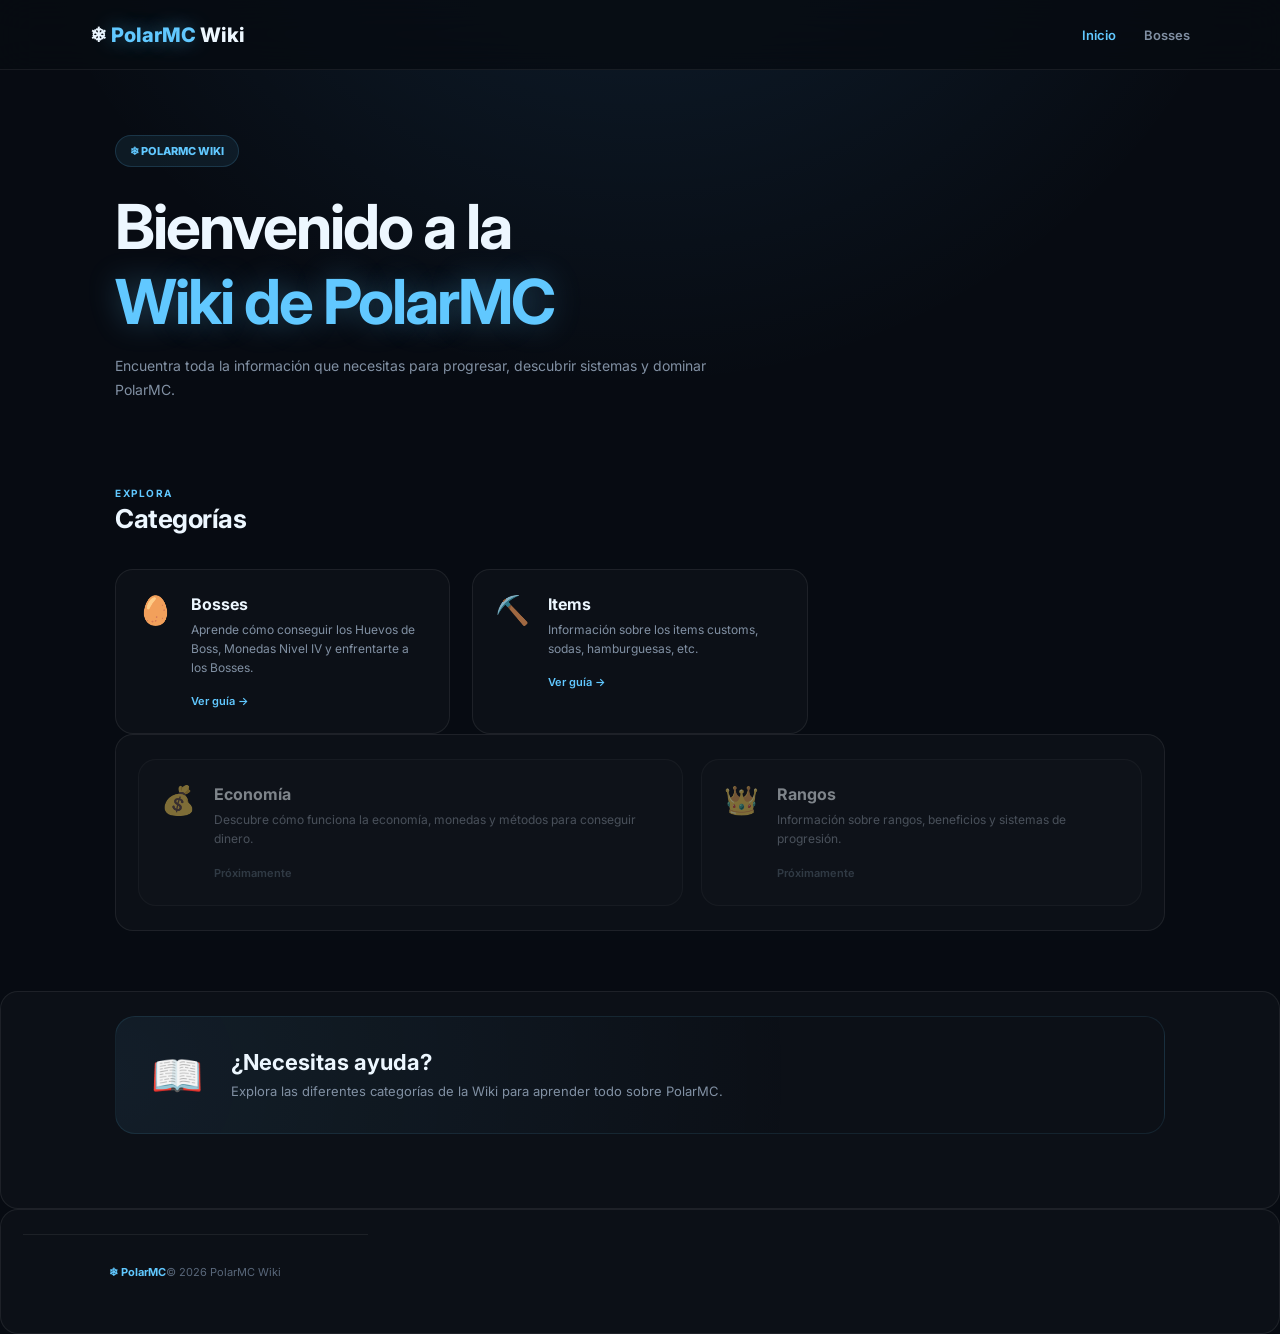
<file: index.html>
<!DOCTYPE html>
<html lang="es">
<head>
    <meta charset="UTF-8">
    <meta name="viewport" content="width=device-width, initial-scale=1.0">

    <title>PolarMC Wiki</title>

    <link rel="stylesheet" href="style.css">
</head>

<body>

<header>
    <div class="logo">
        ❄ <span>PolarMC</span> Wiki
    </div>

    <nav>
        <a href="index.html" class="active">Inicio</a>
        <a href="boss.html">Bosses</a>
    </nav>
</header>


<main>

    <!-- HERO -->

    <section class="hero">

        <div class="badge">
            ❄ POLARMC WIKI
        </div>

        <h1>
            Bienvenido a la<br>
            <span>Wiki de PolarMC</span>
        </h1>

        <p>
            Encuentra toda la información que necesitas para
            progresar, descubrir sistemas y dominar PolarMC.
        </p>

    </section>


    <!-- CATEGORÍAS -->

    <section class="section">

        <div class="section-header">
            <div>
                <small>EXPLORA</small>
                <h2>Categorías</h2>
            </div>
        </div>


        <div class="categories">


            <!-- BOSSES -->

            <a href="boss.html" class="category">

                <div class="category-icon">
                    🥚
                </div>

                <div class="category-content">

                    <h3>Bosses</h3>

                    <p>
                        Aprende cómo conseguir los Huevos de Boss,
                        Monedas Nivel IV y enfrentarte a los Bosses.
                    </p>

                    <span>
                        Ver guía →
                    </span>

                </div>

            </a>


            <!-- MINERÍA -->

            <a href="items.html" class="category">

                <div class="category-icon">
                    ⛏️
                </div>

                <div class="category-content">

                    <h3>Items</h3>

                    <p>
                        Información sobre los items customs,
                        sodas, hamburguesas, etc.
                    </p>

                    <span>
                        Ver guía →
                    </span>

                </div>

            </div>


            <!-- ECONOMÍA -->

            <div class="category disabled">

                <div class="category-icon">
                    💰
                </div>

                <div class="category-content">

                    <h3>Economía</h3>

                    <p>
                        Descubre cómo funciona la economía,
                        monedas y métodos para conseguir dinero.
                    </p>

                    <span>
                        Próximamente
                    </span>

                </div>

            </div>


            <!-- RANGOS -->

            <div class="category disabled">

                <div class="category-icon">
                    👑
                </div>

                <div class="category-content">

                    <h3>Rangos</h3>

                    <p>
                        Información sobre rangos, beneficios
                        y sistemas de progresión.
                    </p>

                    <span>
                        Próximamente
                    </span>

                </div>

            </div>


        </div>

    </section>


    <!-- INFORMACIÓN -->

    <section class="info">

        <div class="info-icon">
            📖
        </div>

        <div>

            <h2>
                ¿Necesitas ayuda?
            </h2>

            <p>
                Explora las diferentes categorías de la Wiki
                para aprender todo sobre PolarMC.
            </p>

        </div>

    </section>

</main>


<footer>

    <strong>❄ PolarMC</strong>

    <span>
        © 2026 PolarMC Wiki
    </span>

</footer>

</body>
</html>
</file>
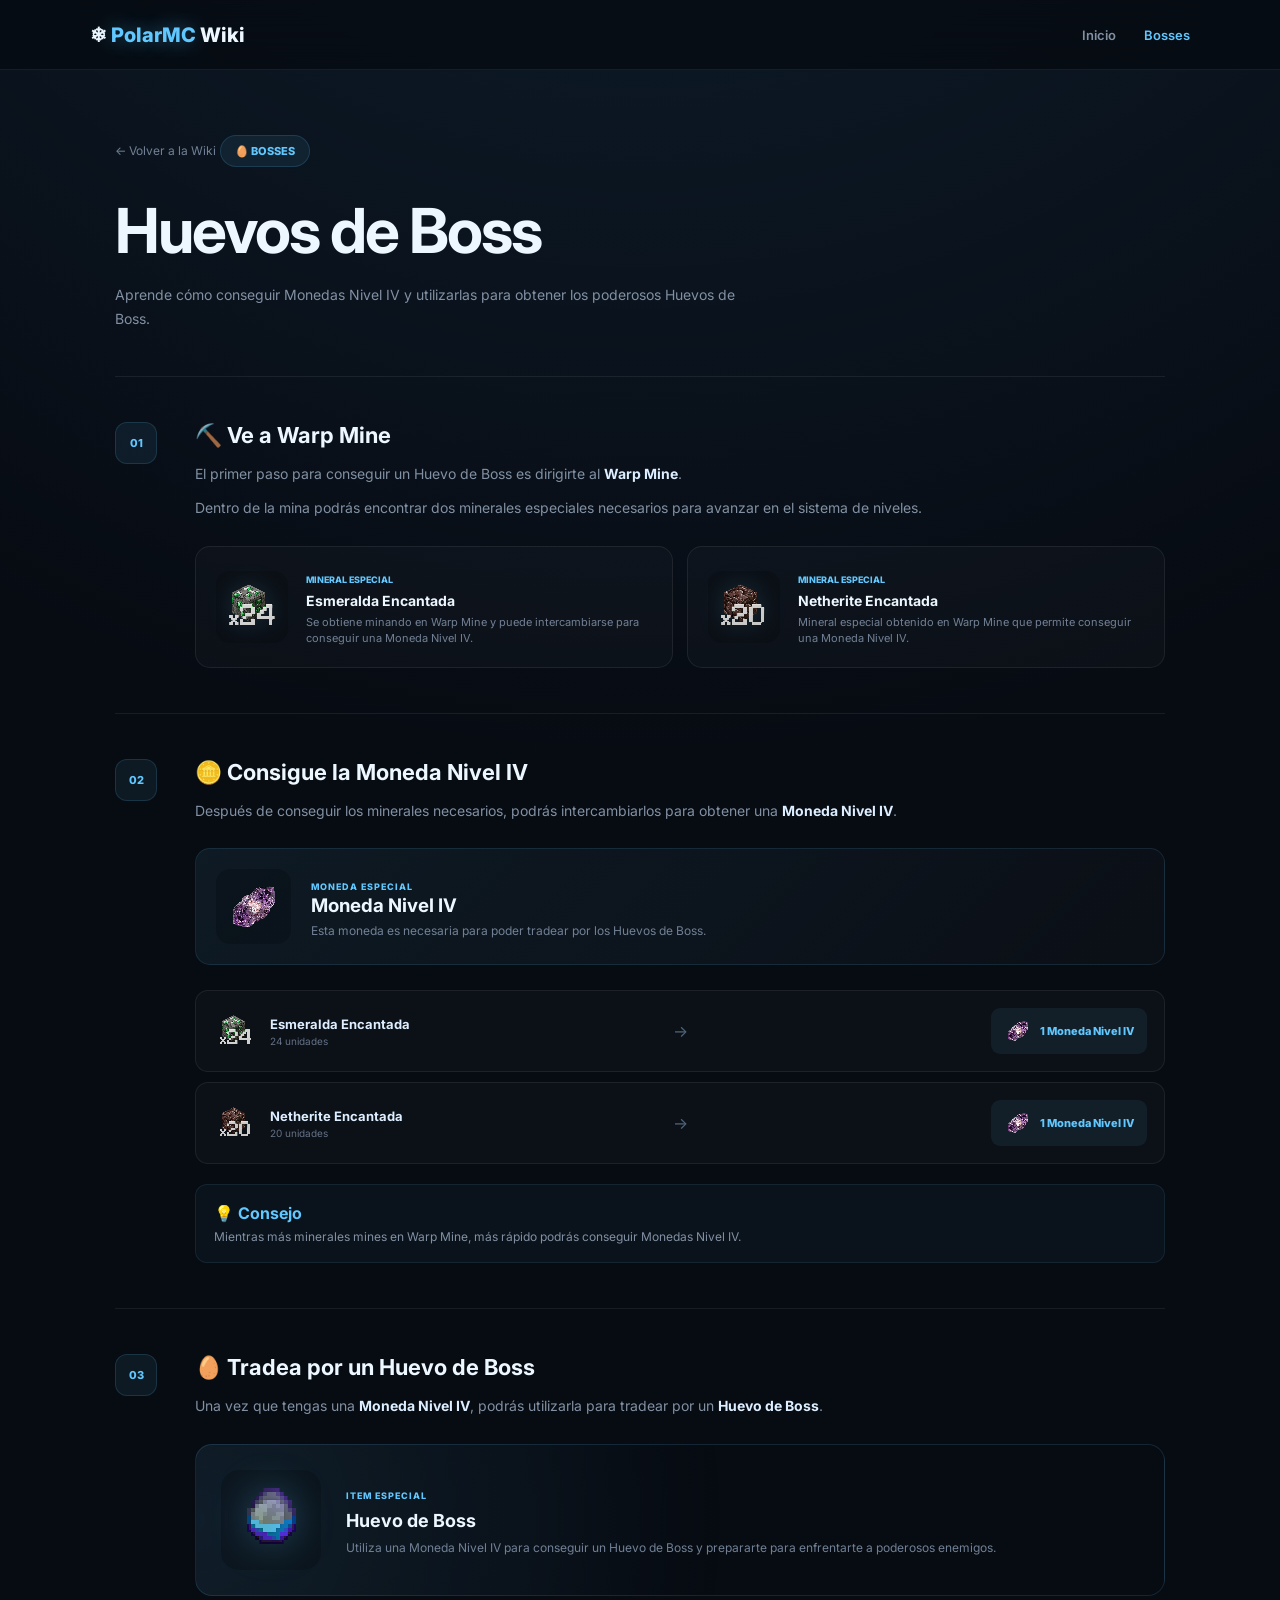
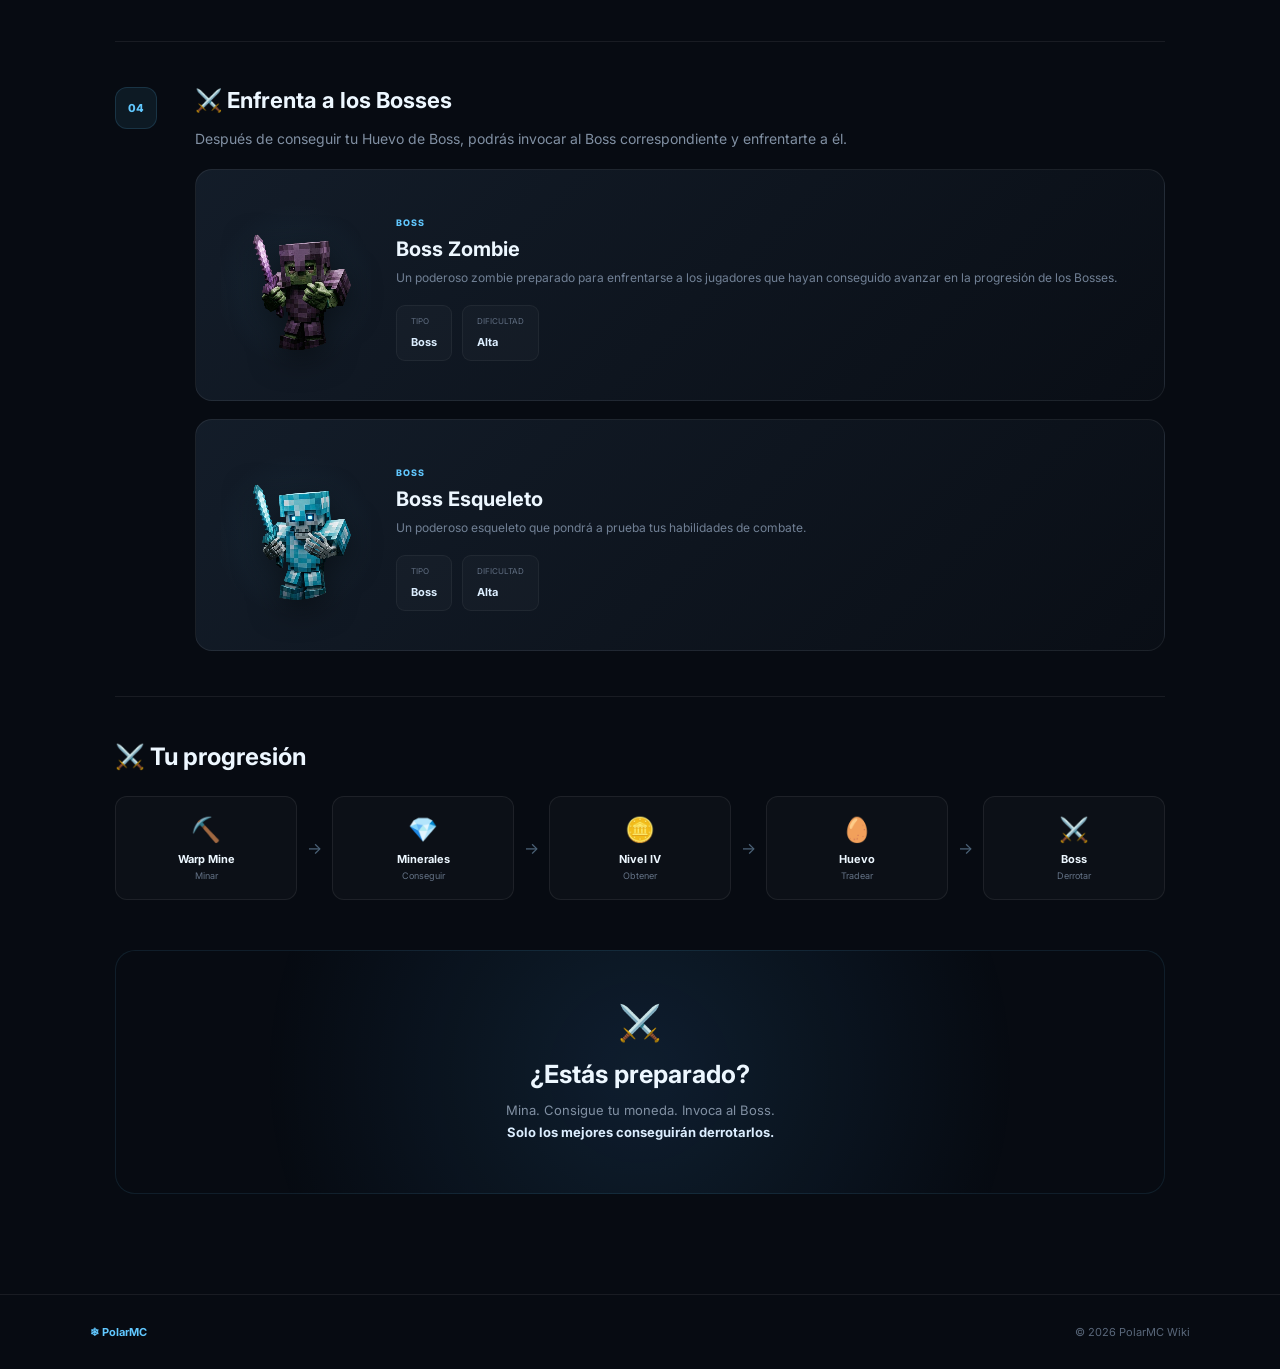
<file: boss.html>
<!DOCTYPE html>
<html lang="es">
<head>
    <meta charset="UTF-8">
    <meta name="viewport" content="width=device-width, initial-scale=1.0">

    <title>PolarMC Wiki — Huevos de Boss</title>

    <link rel="stylesheet" href="./style.css">
</head>

<body>

<header>

    <div class="logo">
        ❄ <span>PolarMC</span> Wiki
    </div>

    <nav>
        <a href="./index.html">Inicio</a>
        <a href="./boss.html" class="active">Bosses</a>
    </nav>

</header>


<main>

    <!-- ==============================
         HERO
    =============================== -->

    <section class="page-hero">

        <a href="./index.html" class="back">
            ← Volver a la Wiki
        </a>

        <div class="badge">
            🥚 BOSSES
        </div>

        <h1>
            Huevos de Boss
        </h1>

        <p>
            Aprende cómo conseguir Monedas Nivel IV y utilizarlas
            para obtener los poderosos Huevos de Boss.
        </p>

    </section>


    <section class="guide">


        <!-- ==============================
             PASO 1
        =============================== -->

        <div class="guide-section">

            <div class="step-number">
                01
            </div>

            <div class="guide-content">

                <h2>
                    ⛏️ Ve a Warp Mine
                </h2>

                <p>
                    El primer paso para conseguir un Huevo de Boss
                    es dirigirte al <strong>Warp Mine</strong>.
                </p>

                <p>
                    Dentro de la mina podrás encontrar dos minerales
                    especiales necesarios para avanzar en el sistema
                    de niveles.
                </p>


                <div class="item-grid">

                    <!-- ESMERALDA -->

                    <div class="item-card">

                        <div class="item-image">
                            <img
                                src="./esmeralda-encantada.png"
                                alt="Esmeralda Encantada"
                            >
                        </div>

                        <div class="item-info">

                            <span>Mineral especial</span>

                            <h3>
                                Esmeralda Encantada
                            </h3>

                            <p>
                                Se obtiene minando en Warp Mine
                                y puede intercambiarse para conseguir
                                una Moneda Nivel IV.
                            </p>

                        </div>

                    </div>


                    <!-- NETHERITE -->

                    <div class="item-card">

                        <div class="item-image">
                            <img
                                src="./netherite-encantada.png"
                                alt="Netherite Encantada"
                            >
                        </div>

                        <div class="item-info">

                            <span>Mineral especial</span>

                            <h3>
                                Netherite Encantada
                            </h3>

                            <p>
                                Mineral especial obtenido en Warp Mine
                                que permite conseguir una Moneda Nivel IV.
                            </p>

                        </div>

                    </div>

                </div>

            </div>

        </div>


        <!-- ==============================
             PASO 2
        =============================== -->

        <div class="guide-section">

            <div class="step-number">
                02
            </div>

            <div class="guide-content">

                <h2>
                    🪙 Consigue la Moneda Nivel IV
                </h2>

                <p>
                    Después de conseguir los minerales necesarios,
                    podrás intercambiarlos para obtener una
                    <strong>Moneda Nivel IV</strong>.
                </p>


                <div class="currency-showcase">

                    <div class="currency-image">

                        <img
                            src="./moneda-nivel-iv.png"
                            alt="Moneda Nivel IV"
                        >

                    </div>

                    <div>

                        <span class="boss-label">
                            MONEDA ESPECIAL
                        </span>

                        <h3>
                            Moneda Nivel IV
                        </h3>

                        <p>
                            Esta moneda es necesaria para poder
                            tradear por los Huevos de Boss.
                        </p>

                    </div>

                </div>


                <!-- TRADES -->

                <div class="trade-list">


                    <!-- ESMERALDA -->

                    <div class="trade">

                        <div class="trade-item">

                            <div class="trade-image">

                                <img
                                    src="./esmeralda-encantada.png"
                                    alt="Esmeralda Encantada"
                                >

                            </div>

                            <div>

                                <strong>
                                    Esmeralda Encantada
                                </strong>

                                <small>
                                    24 unidades
                                </small>

                            </div>

                        </div>


                        <div class="trade-arrow">
                            →
                        </div>


                        <div class="trade-result">

                            <img
                                src="./moneda-nivel-iv.png"
                                alt="Moneda Nivel IV"
                            >

                            <span>
                                1 Moneda Nivel IV
                            </span>

                        </div>

                    </div>


                    <!-- NETHERITE -->

                    <div class="trade">

                        <div class="trade-item">

                            <div class="trade-image">

                                <img
                                    src="./netherite-encantada.png"
                                    alt="Netherite Encantada"
                                >

                            </div>

                            <div>

                                <strong>
                                    Netherite Encantada
                                </strong>

                                <small>
                                    20 unidades
                                </small>

                            </div>

                        </div>


                        <div class="trade-arrow">
                            →
                        </div>


                        <div class="trade-result">

                            <img
                                src="./moneda-nivel-iv.png"
                                alt="Moneda Nivel IV"
                            >

                            <span>
                                1 Moneda Nivel IV
                            </span>

                        </div>

                    </div>

                </div>


                <div class="tip">

                    <strong>
                        💡 Consejo
                    </strong>

                    <p>
                        Mientras más minerales mines en Warp Mine,
                        más rápido podrás conseguir Monedas Nivel IV.
                    </p>

                </div>

            </div>

        </div>


        <!-- ==============================
             PASO 3
        =============================== -->

        <div class="guide-section">

            <div class="step-number">
                03
            </div>

            <div class="guide-content">

                <h2>
                    🥚 Tradea por un Huevo de Boss
                </h2>

                <p>
                    Una vez que tengas una
                    <strong>Moneda Nivel IV</strong>,
                    podrás utilizarla para tradear por un
                    <strong>Huevo de Boss</strong>.
                </p>


                <div class="boss-egg-card">

                    <div class="boss-egg-image">

                        <img
                            src="./huevo-boss.png"
                            alt="Huevo de Boss"
                        >

                    </div>

                    <div class="boss-egg-info">

                        <span class="boss-label">
                            ITEM ESPECIAL
                        </span>

                        <h3>
                            Huevo de Boss
                        </h3>

                        <p>
                            Utiliza una Moneda Nivel IV para
                            conseguir un Huevo de Boss y prepararte
                            para enfrentarte a poderosos enemigos.
                        </p>

                    </div>

                </div>

            </div>

        </div>


        <!-- ==============================
             BOSSES
        =============================== -->

        <div class="guide-section">

            <div class="step-number">
                04
            </div>

            <div class="guide-content">

                <h2>
                    ⚔️ Enfrenta a los Bosses
                </h2>

                <p>
                    Después de conseguir tu Huevo de Boss,
                    podrás invocar al Boss correspondiente y
                    enfrentarte a él.
                </p>


                <!-- BOSS ZOMBIE -->

                <div class="mob-card">

                    <div class="mob-image">

                        <img
                            src="./boss-zombie.png"
                            alt="Boss Zombie"
                        >

                    </div>

                    <div class="mob-info">

                        <span class="boss-label">
                            BOSS
                        </span>

                        <h3>
                            Boss Zombie
                        </h3>

                        <p>
                            Un poderoso zombie preparado para
                            enfrentarse a los jugadores que hayan
                            conseguido avanzar en la progresión
                            de los Bosses.
                        </p>


                        <div class="mob-stats">

                            <div>

                                <small>
                                    TIPO
                                </small>

                                <strong>
                                    Boss
                                </strong>

                            </div>

                            <div>

                                <small>
                                    DIFICULTAD
                                </small>

                                <strong>
                                    Alta
                                </strong>

                            </div>

                        </div>

                    </div>

                </div>


                <!-- BOSS ESQUELETO -->

                <div class="mob-card">

                    <div class="mob-image">

                        <img
                            src="./boss-esqueleto.png"
                            alt="Boss Esqueleto"
                        >

                    </div>

                    <div class="mob-info">

                        <span class="boss-label">
                            BOSS
                        </span>

                        <h3>
                            Boss Esqueleto
                        </h3>

                        <p>
                            Un poderoso esqueleto que pondrá a prueba
                            tus habilidades de combate.
                        </p>


                        <div class="mob-stats">

                            <div>

                                <small>
                                    TIPO
                                </small>

                                <strong>
                                    Boss
                                </strong>

                            </div>

                            <div>

                                <small>
                                    DIFICULTAD
                                </small>

                                <strong>
                                    Alta
                                </strong>

                            </div>

                        </div>

                    </div>

                </div>

            </div>

        </div>


        <!-- ==============================
             PROGRESIÓN
        =============================== -->

        <div class="progress-section">

            <h2>
                ⚔️ Tu progresión
            </h2>

            <div class="progression">

                <div class="progress">
                    <span>⛏️</span>
                    <strong>Warp Mine</strong>
                    <small>Minar</small>
                </div>

                <div class="progress-arrow">
                    →
                </div>

                <div class="progress">
                    <span>💎</span>
                    <strong>Minerales</strong>
                    <small>Conseguir</small>
                </div>

                <div class="progress-arrow">
                    →
                </div>

                <div class="progress">
                    <span>🪙</span>
                    <strong>Nivel IV</strong>
                    <small>Obtener</small>
                </div>

                <div class="progress-arrow">
                    →
                </div>

                <div class="progress">
                    <span>🥚</span>
                    <strong>Huevo</strong>
                    <small>Tradear</small>
                </div>

                <div class="progress-arrow">
                    →
                </div>

                <div class="progress">
                    <span>⚔️</span>
                    <strong>Boss</strong>
                    <small>Derrotar</small>
                </div>

            </div>

        </div>


        <!-- ==============================
             FINAL
        =============================== -->

        <div class="final">

            <div>
                ⚔️
            </div>

            <h2>
                ¿Estás preparado?
            </h2>

            <p>
                Mina. Consigue tu moneda. Invoca al Boss.
                <br>
                <strong>
                    Solo los mejores conseguirán derrotarlos.
                </strong>
            </p>

        </div>

    </section>

</main>


<footer>

    <strong>
        ❄ PolarMC
    </strong>

    <span>
        © 2026 PolarMC Wiki
    </span>

</footer>

</body>
</html>
</file>
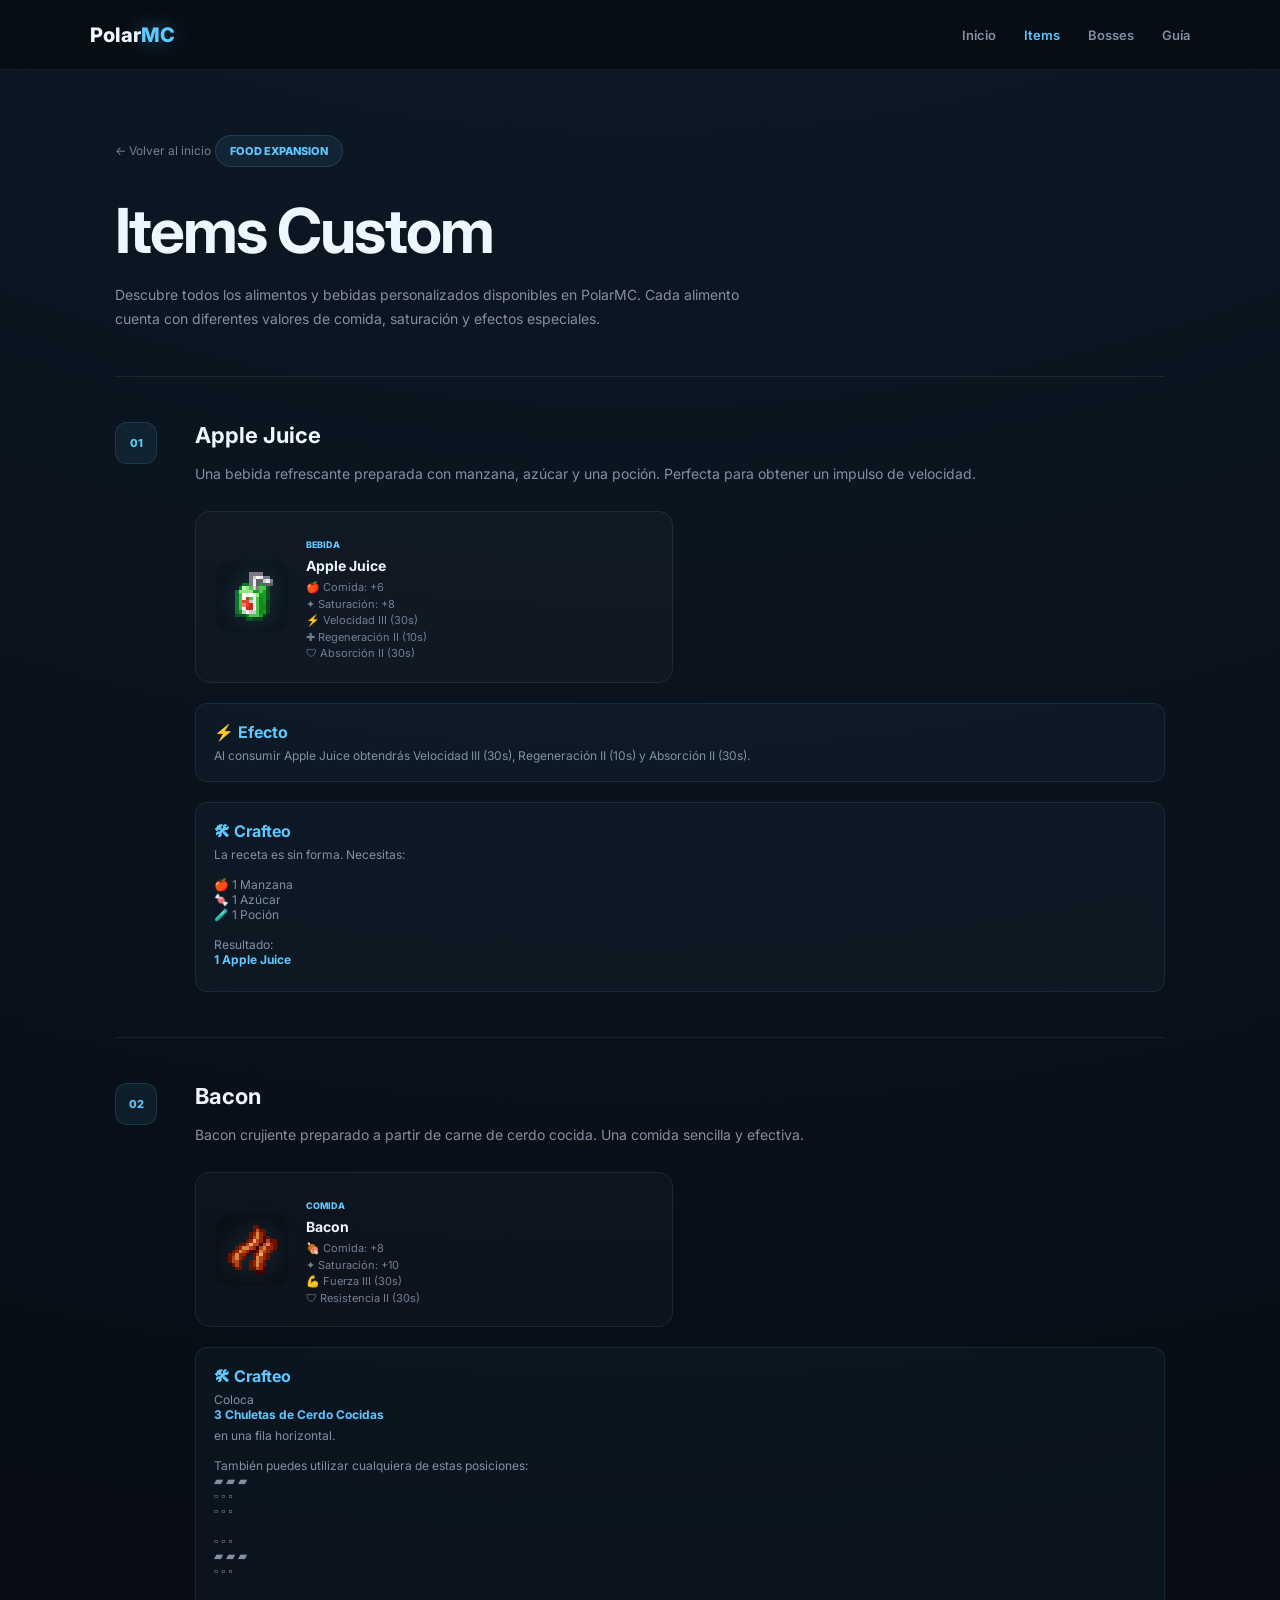
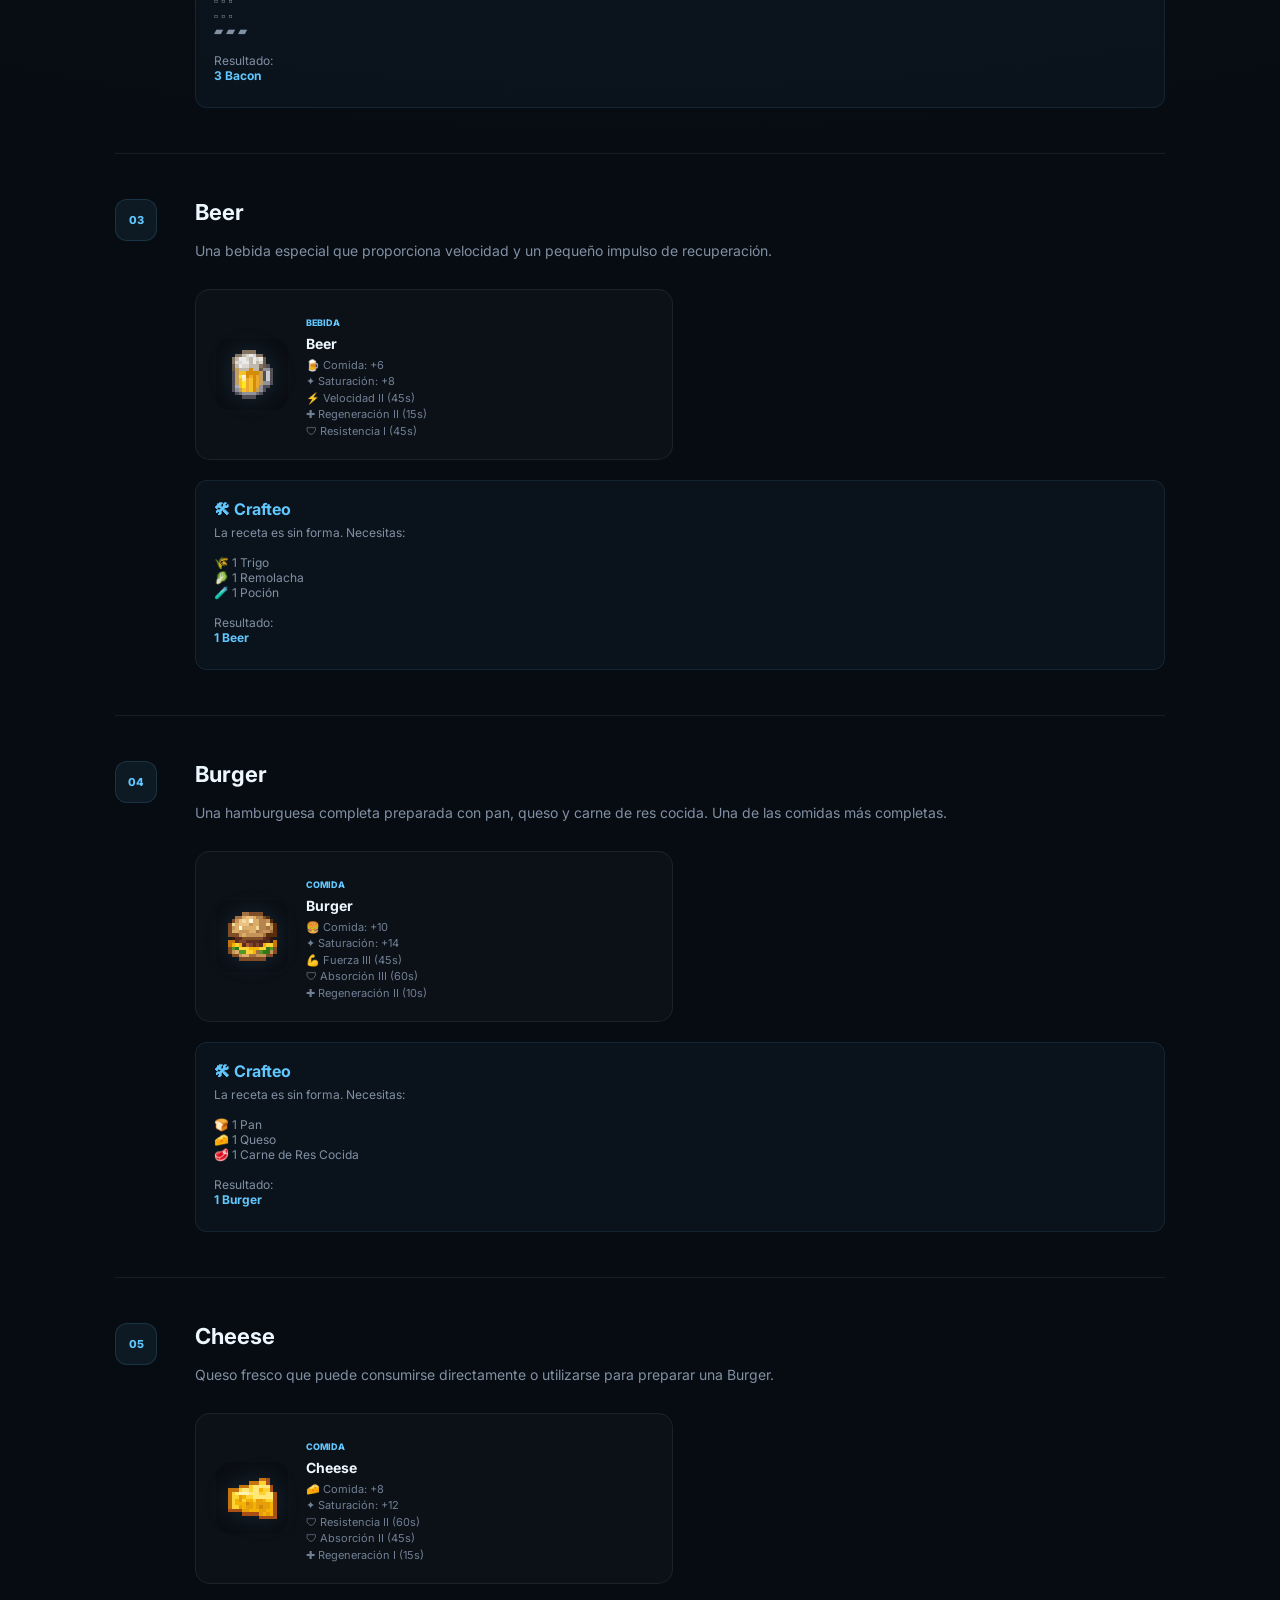
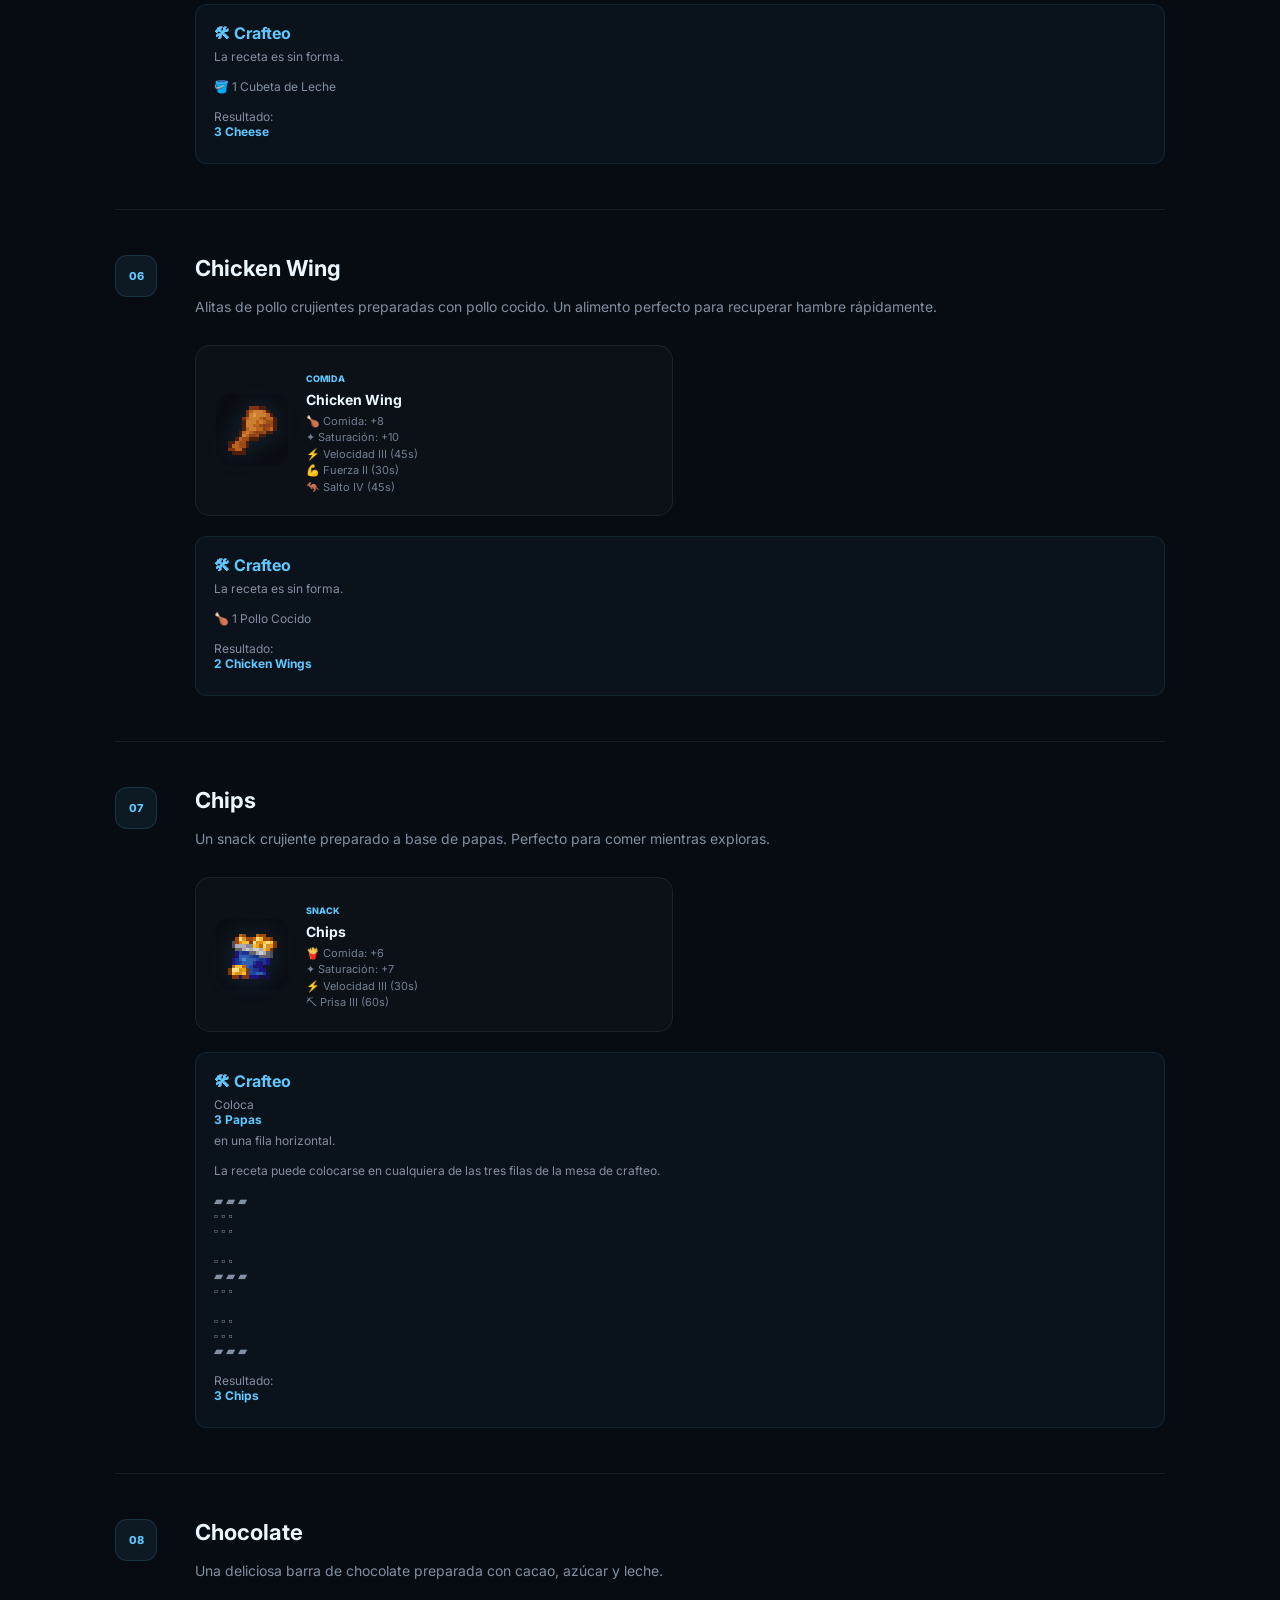
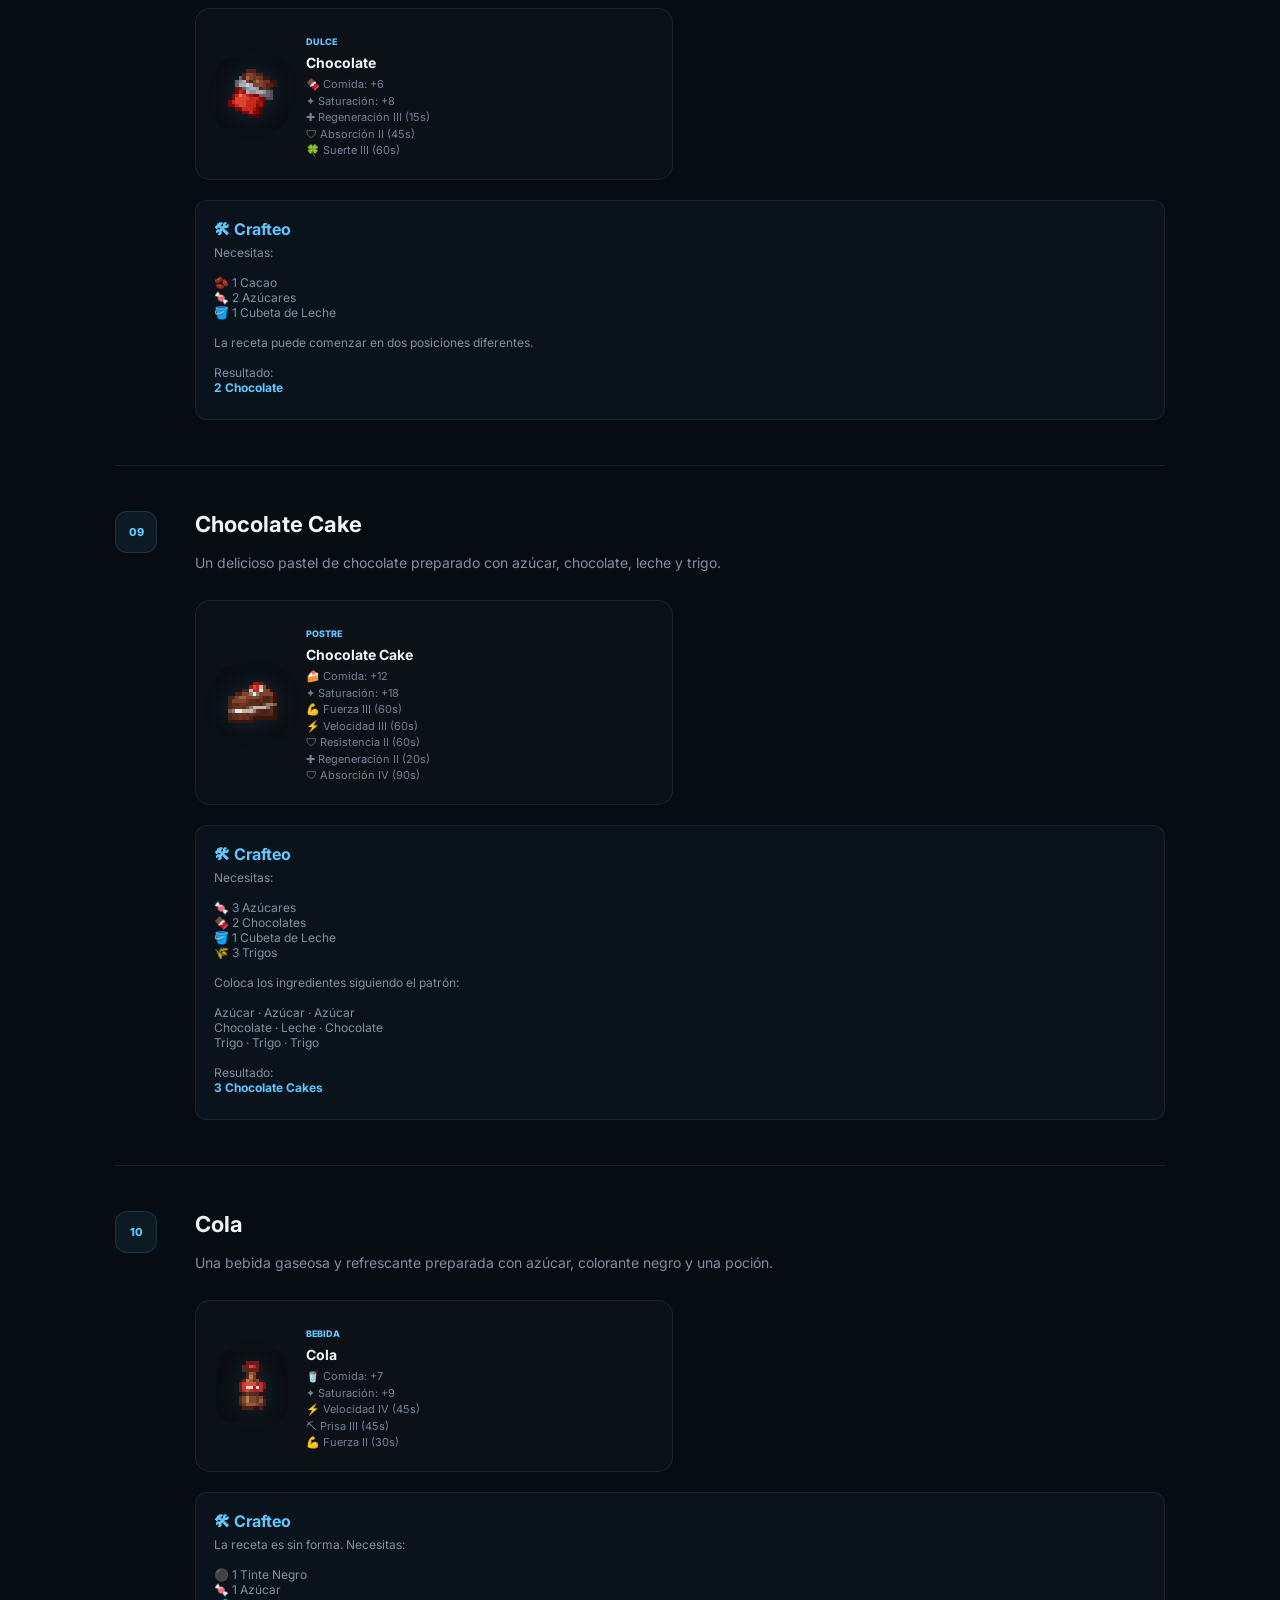
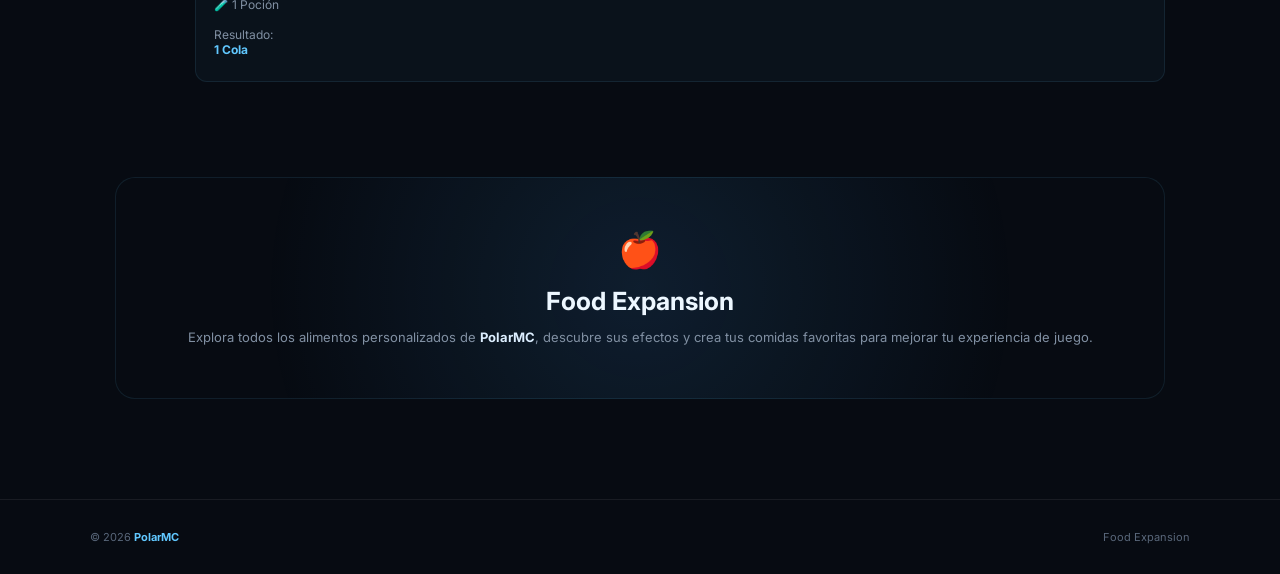
<file: items.html>
<!DOCTYPE html>

<html lang="es">
<head>
<meta charset="utf-8"/>
<meta content="width=device-width, initial-scale=1.0" name="viewport"/>
<title>Items | PolarMC</title>
<link href="style.css" rel="stylesheet"/>
</head>
<body>
<header>
<div class="logo">
    Polar<span>MC</span>
</div>
<nav>
<a href="index.html">Inicio</a>
<a class="active" href="items.html">Items</a>
<a href="boss.html">Bosses</a>
<a href="guide.html">Guía</a>
</nav>
</header>
<section class="page-hero">
<a class="back" href="index.html">
    ← Volver al inicio
</a>
<span class="badge">
    FOOD EXPANSION
</span>
<h1>
    Items <span>Custom</span>
</h1>
<p>
    Descubre todos los alimentos y bebidas personalizados disponibles
    en PolarMC. Cada alimento cuenta con diferentes valores de comida,
    saturación y efectos especiales.
</p>
</section>
<section class="guide">


<!-- ========================= -->
<!-- APPLE JUICE -->
<!-- ========================= -->
<div class="guide-section">
<div class="step-number">01</div>
<div class="guide-content">
<h2>Apple Juice</h2>
<p>
            Una bebida refrescante preparada con manzana, azúcar y una
            poción. Perfecta para obtener un impulso de velocidad.
        </p>
<div class="item-grid">
<div class="item-card">
<div class="item-image">
<img alt="Apple Juice" src="items/applejuice.png"/>
</div>
<div class="item-info">
<span>BEBIDA</span>
<h3>Apple Juice</h3>
<p>🍎 Comida: +6<br/>✦ Saturación: +8<br/>⚡ Velocidad III (30s)<br/>✚ Regeneración II (10s)<br/>🛡 Absorción II (30s)</p>
</div>
</div>
</div>
<div class="tip">
<strong>⚡ Efecto</strong>
<p>Al consumir Apple Juice obtendrás Velocidad III (30s), Regeneración II (10s) y Absorción II (30s).</p>
</div>
<div class="tip">
<strong>🛠 Crafteo</strong>
<p>
                La receta es sin forma. Necesitas:
                <br/><br/>
                🍎 1 Manzana
                <br/>
                🍬 1 Azúcar
                <br/>
                🧪 1 Poción
                <br/><br/>
                Resultado: <strong>1 Apple Juice</strong>
</p>
</div>
</div>
</div>
<!-- ========================= -->
<!-- BACON -->
<!-- ========================= -->
<div class="guide-section">
<div class="step-number">02</div>
<div class="guide-content">
<h2>Bacon</h2>
<p>
            Bacon crujiente preparado a partir de carne de cerdo cocida.
            Una comida sencilla y efectiva.
        </p>
<div class="item-grid">
<div class="item-card">
<div class="item-image">
<img alt="Bacon" src="items/bacon.png"/>
</div>
<div class="item-info">
<span>COMIDA</span>
<h3>Bacon</h3>
<p>🍖 Comida: +8<br/>✦ Saturación: +10<br/>💪 Fuerza III (30s)<br/>🛡 Resistencia II (30s)</p>
</div>
</div>
</div>
<div class="tip">
<strong>🛠 Crafteo</strong>
<p>
                Coloca <strong>3 Chuletas de Cerdo Cocidas</strong>
                en una fila horizontal.
                <br/><br/>

                También puedes utilizar cualquiera de estas posiciones:
                <br/>
                ▰ ▰ ▰
                <br/>
                ▫ ▫ ▫
                <br/>
                ▫ ▫ ▫
                <br/><br/>

                ▫ ▫ ▫
                <br/>
                ▰ ▰ ▰
                <br/>
                ▫ ▫ ▫
                <br/><br/>

                ▫ ▫ ▫
                <br/>
                ▫ ▫ ▫
                <br/>
                ▰ ▰ ▰
                <br/><br/>

                Resultado: <strong>3 Bacon</strong>
</p>
</div>
</div>
</div>
<!-- ========================= -->
<!-- BEER -->
<!-- ========================= -->
<div class="guide-section">
<div class="step-number">03</div>
<div class="guide-content">
<h2>Beer</h2>
<p>
            Una bebida especial que proporciona velocidad y un pequeño
            impulso de recuperación.
        </p>
<div class="item-grid">
<div class="item-card">
<div class="item-image">
<img alt="Beer" src="items/beer.png"/>
</div>
<div class="item-info">
<span>BEBIDA</span>
<h3>Beer</h3>
<p>🍺 Comida: +6<br/>✦ Saturación: +8<br/>⚡ Velocidad II (45s)<br/>✚ Regeneración II (15s)<br/>🛡 Resistencia I (45s)</p>
</div>
</div>
</div>
<div class="tip">
<strong>🛠 Crafteo</strong>
<p>
                La receta es sin forma. Necesitas:
                <br/><br/>

                🌾 1 Trigo
                <br/>
                🥬 1 Remolacha
                <br/>
                🧪 1 Poción
                <br/><br/>

                Resultado: <strong>1 Beer</strong>
</p>
</div>
</div>
</div>
<!-- ========================= -->
<!-- BURGER -->
<!-- ========================= -->
<div class="guide-section">
<div class="step-number">04</div>
<div class="guide-content">
<h2>Burger</h2>
<p>
            Una hamburguesa completa preparada con pan, queso y carne
            de res cocida. Una de las comidas más completas.
        </p>
<div class="item-grid">
<div class="item-card">
<div class="item-image">
<img alt="Burger" src="items/burger.png"/>
</div>
<div class="item-info">
<span>COMIDA</span>
<h3>Burger</h3>
<p>🍔 Comida: +10<br/>✦ Saturación: +14<br/>💪 Fuerza III (45s)<br/>🛡 Absorción III (60s)<br/>✚ Regeneración II (10s)</p>
</div>
</div>
</div>
<div class="tip">
<strong>🛠 Crafteo</strong>
<p>
                La receta es sin forma. Necesitas:
                <br/><br/>

                🍞 1 Pan
                <br/>
                🧀 1 Queso
                <br/>
                🥩 1 Carne de Res Cocida
                <br/><br/>

                Resultado: <strong>1 Burger</strong>
</p>
</div>
</div>
</div>
<!-- ========================= -->
<!-- CHEESE -->
<!-- ========================= -->
<div class="guide-section">
<div class="step-number">05</div>
<div class="guide-content">
<h2>Cheese</h2>
<p>
            Queso fresco que puede consumirse directamente o utilizarse
            para preparar una Burger.
        </p>
<div class="item-grid">
<div class="item-card">
<div class="item-image">
<img alt="Cheese" src="items/cheese.png"/>
</div>
<div class="item-info">
<span>COMIDA</span>
<h3>Cheese</h3>
<p>🧀 Comida: +8<br/>✦ Saturación: +12<br/>🛡 Resistencia II (60s)<br/>🛡 Absorción II (45s)<br/>✚ Regeneración I (15s)</p>
</div>
</div>
</div>
<div class="tip">
<strong>🛠 Crafteo</strong>
<p>
                La receta es sin forma.
                <br/><br/>

                🪣 1 Cubeta de Leche
                <br/><br/>

                Resultado: <strong>3 Cheese</strong>
</p>
</div>
</div>
</div>
<!-- ========================= -->
<!-- CHICKEN WING -->
<!-- ========================= -->
<div class="guide-section">
<div class="step-number">06</div>
<div class="guide-content">
<h2>Chicken Wing</h2>
<p>
            Alitas de pollo crujientes preparadas con pollo cocido.
            Un alimento perfecto para recuperar hambre rápidamente.
        </p>
<div class="item-grid">
<div class="item-card">
<div class="item-image">
<img alt="Chicken Wing" src="items/chickenwing.png"/>
</div>
<div class="item-info">
<span>COMIDA</span>
<h3>Chicken Wing</h3>
<p>🍗 Comida: +8<br/>✦ Saturación: +10<br/>⚡ Velocidad III (45s)<br/>💪 Fuerza II (30s)<br/>🦘 Salto IV (45s)</p>
</div>
</div>
</div>
<div class="tip">
<strong>🛠 Crafteo</strong>
<p>
                La receta es sin forma.
                <br/><br/>

                🍗 1 Pollo Cocido
                <br/><br/>

                Resultado: <strong>2 Chicken Wings</strong>
</p>
</div>
</div>
</div>
<!-- ========================= -->
<!-- CHIPS -->
<!-- ========================= -->
<div class="guide-section">
<div class="step-number">07</div>
<div class="guide-content">
<h2>Chips</h2>
<p>
            Un snack crujiente preparado a base de papas.
            Perfecto para comer mientras exploras.
        </p>
<div class="item-grid">
<div class="item-card">
<div class="item-image">
<img alt="Chips" src="items/chips.png"/>
</div>
<div class="item-info">
<span>SNACK</span>
<h3>Chips</h3>
<p>🍟 Comida: +6<br/>✦ Saturación: +7<br/>⚡ Velocidad III (30s)<br/>⛏ Prisa III (60s)</p>
</div>
</div>
</div>
<div class="tip">
<strong>🛠 Crafteo</strong>
<p>
                Coloca <strong>3 Papas</strong> en una fila horizontal.
                <br/><br/>

                La receta puede colocarse en cualquiera de las
                tres filas de la mesa de crafteo.
                <br/><br/>

                ▰ ▰ ▰
                <br/>
                ▫ ▫ ▫
                <br/>
                ▫ ▫ ▫
                <br/><br/>

                ▫ ▫ ▫
                <br/>
                ▰ ▰ ▰
                <br/>
                ▫ ▫ ▫
                <br/><br/>

                ▫ ▫ ▫
                <br/>
                ▫ ▫ ▫
                <br/>
                ▰ ▰ ▰
                <br/><br/>

                Resultado: <strong>3 Chips</strong>
</p>
</div>
</div>
</div>
<!-- ========================= -->
<!-- CHOCOLATE -->
<!-- ========================= -->
<div class="guide-section">
<div class="step-number">08</div>
<div class="guide-content">
<h2>Chocolate</h2>
<p>
            Una deliciosa barra de chocolate preparada con cacao,
            azúcar y leche.
        </p>
<div class="item-grid">
<div class="item-card">
<div class="item-image">
<img alt="Chocolate" src="items/chocolate.png"/>
</div>
<div class="item-info">
<span>DULCE</span>
<h3>Chocolate</h3>
<p>🍫 Comida: +6<br/>✦ Saturación: +8<br/>✚ Regeneración III (15s)<br/>🛡 Absorción II (45s)<br/>🍀 Suerte III (60s)</p>
</div>
</div>
</div>
<div class="tip">
<strong>🛠 Crafteo</strong>
<p>
                Necesitas:
                <br/><br/>

                🫘 1 Cacao
                <br/>
                🍬 2 Azúcares
                <br/>
                🪣 1 Cubeta de Leche
                <br/><br/>

                La receta puede comenzar en dos posiciones diferentes.
                <br/><br/>

                Resultado: <strong>2 Chocolate</strong>
</p>
</div>
</div>
</div>
<!-- ========================= -->
<!-- CHOCOLATE CAKE -->
<!-- ========================= -->
<div class="guide-section">
<div class="step-number">09</div>
<div class="guide-content">
<h2>Chocolate Cake</h2>
<p>
            Un delicioso pastel de chocolate preparado con azúcar,
            chocolate, leche y trigo.
        </p>
<div class="item-grid">
<div class="item-card">
<div class="item-image">
<img alt="Chocolate Cake" src="items/chocolatecake.png"/>
</div>
<div class="item-info">
<span>POSTRE</span>
<h3>Chocolate Cake</h3>
<p>🍰 Comida: +12<br/>✦ Saturación: +18<br/>💪 Fuerza III (60s)<br/>⚡ Velocidad III (60s)<br/>🛡 Resistencia II (60s)<br/>✚ Regeneración II (20s)<br/>🛡 Absorción IV (90s)</p>
</div>
</div>
</div>
<div class="tip">
<strong>🛠 Crafteo</strong>
<p>
                Necesitas:
                <br/><br/>

                🍬 3 Azúcares
                <br/>
                🍫 2 Chocolates
                <br/>
                🪣 1 Cubeta de Leche
                <br/>
                🌾 3 Trigos
                <br/><br/>

                Coloca los ingredientes siguiendo el patrón:
                <br/><br/>

                Azúcar · Azúcar · Azúcar
                <br/>
                Chocolate · Leche · Chocolate
                <br/>
                Trigo · Trigo · Trigo
                <br/><br/>

                Resultado: <strong>3 Chocolate Cakes</strong>
</p>
</div>
</div>
</div>
<!-- ========================= -->
<!-- COLA -->
<!-- ========================= -->
<div class="guide-section">
<div class="step-number">10</div>
<div class="guide-content">
<h2>Cola</h2>
<p>
            Una bebida gaseosa y refrescante preparada con azúcar,
            colorante negro y una poción.
        </p>
<div class="item-grid">
<div class="item-card">
<div class="item-image">
<img alt="Cola" src="items/cola.png"/>
</div>
<div class="item-info">
<span>BEBIDA</span>
<h3>Cola</h3>
<p>🥤 Comida: +7<br/>✦ Saturación: +9<br/>⚡ Velocidad IV (45s)<br/>⛏ Prisa III (45s)<br/>💪 Fuerza II (30s)</p>
</div>
</div>
</div>
<div class="tip">
<strong>🛠 Crafteo</strong>
<p>
                La receta es sin forma. Necesitas:
                <br/><br/>

                ⚫ 1 Tinte Negro
                <br/>
                🍬 1 Azúcar
                <br/>
                🧪 1 Poción
                <br/><br/>

                Resultado: <strong>1 Cola</strong>
</p>
</div>
</div>
</div>
<!-- ========================= -->
<!-- FINAL -->
<!-- ========================= -->
<div class="final">
<div>🍎</div>
<h2>
        Food Expansion
    </h2>
<p>
        Explora todos los alimentos personalizados de
        <strong>PolarMC</strong>, descubre sus efectos y crea tus
        comidas favoritas para mejorar tu experiencia de juego.
    </p>
</div>


</section>
<footer>


<div>
    © 2026 <strong>PolarMC</strong>
</div>
<div>
    Food Expansion
</div>


</footer>
</body>
</html>
</file>
<file: style.css>
@import url('https://fonts.googleapis.com/css2?family=Inter:wght@400;500;600;700;800&display=swap');

* {
    margin: 0;
    padding: 0;
    box-sizing: border-box;
}

:root {
    --bg: #070b12;
    --panel: #0d141f;
    --panel2: #101a27;
    --text: #edf7ff;
    --muted: #8190a3;
    --blue: #61c8ff;
    --blue2: #3aaeff;
    --border: rgba(255,255,255,.07);
}

body {
    font-family: Inter, sans-serif;
    background:
        radial-gradient(
            circle at 50% -20%,
            rgba(72,174,255,.14),
            transparent 38%
        ),
        var(--bg);
    color: var(--text);
    min-height: 100vh;
}

/* HEADER */
header {
    height: 70px;
    display: flex;
    align-items: center;
    justify-content: space-between;
    padding: 0 7%;
    position: sticky;
    top: 0;
    z-index: 50;
    background: rgba(7,11,18,.82);
    backdrop-filter: blur(18px);
    border-bottom: 1px solid var(--border);
}

.logo {
    font-size: 20px;
    font-weight: 800;
}

.logo span {
    color: var(--blue);
    text-shadow: 0 0 20px rgba(97,200,255,.45);
}

nav {
    display: flex;
    gap: 28px;
}

nav a {
    color: var(--muted);
    text-decoration: none;
    font-size: 13px;
    font-weight: 600;
    transition: .2s;
}

nav a:hover,
nav a.active {
    color: var(--blue);
}

/* HERO (index) */
.hero {
    width: min(1050px, 90%);
    margin: auto;
    padding: 65px 0 45px;
}

.hero .badge {
    display: inline-block;
    padding: 8px 14px;
    border-radius: 100px;
    color: var(--blue);
    background: rgba(97,200,255,.08);
    border: 1px solid rgba(97,200,255,.16);
    font-size: 11px;
    font-weight: 800;
    margin-bottom: 22px;
}

.hero h1 {
    font-size: clamp(38px, 6vw, 62px);
    letter-spacing: -2px;
    margin-bottom: 15px;
}

.hero h1 span {
    color: var(--blue);
    text-shadow: 0 0 30px rgba(97,200,255,0.3);
}

.hero p {
    max-width: 650px;
    color: var(--muted);
    line-height: 1.7;
    font-size: 14px;
}

/* SECCIONES */
.section {
    width: min(1050px, 90%);
    margin: 0 auto;
    padding: 40px 0 60px;
}

.section-header {
    display: flex;
    align-items: center;
    justify-content: space-between;
    margin-bottom: 35px;
}

.section-header small {
    display: block;
    color: var(--blue);
    font-size: 10px;
    font-weight: 700;
    letter-spacing: 1.5px;
    text-transform: uppercase;
    margin-bottom: 4px;
}

.section-header h2 {
    font-size: 26px;
    letter-spacing: -0.5px;
}

/* CATEGORÍAS */
.categories {
    display: grid;
    grid-template-columns: repeat(auto-fill, minmax(260px, 1fr));
    gap: 22px;
}

.category {
    display: flex;
    align-items: flex-start;
    gap: 18px;
    padding: 24px 22px;
    background: rgba(255,255,255,.025);
    border: 1px solid var(--border);
    border-radius: 18px;
    text-decoration: none;
    color: inherit;
    transition: 0.25s ease;
    cursor: pointer;
}

.category:hover:not(.disabled) {
    transform: translateY(-4px);
    border-color: rgba(97,200,255,0.3);
    box-shadow: 0 12px 30px rgba(0,0,0,0.3);
    background: rgba(255,255,255,0.035);
}

.category.disabled {
    opacity: 0.5;
    cursor: not-allowed;
    filter: grayscale(0.3);
}

.category.disabled:hover {
    transform: none;
    box-shadow: none;
}

.category-icon {
    font-size: 28px;
    line-height: 1;
    flex-shrink: 0;
    margin-top: 2px;
}

.category-content h3 {
    font-size: 16px;
    font-weight: 700;
    margin-bottom: 6px;
}

.category-content p {
    color: var(--muted);
    font-size: 12px;
    line-height: 1.6;
    margin-bottom: 12px;
}

.category-content span {
    display: inline-block;
    color: var(--blue);
    font-size: 11px;
    font-weight: 600;
    transition: 0.2s;
}

.category:not(.disabled) .category-content span:hover {
    color: #fff;
}

.category.disabled .category-content span {
    color: #4f6579;
}

/* INFO (bloque de ayuda) */
.info {
    width: min(1050px, 90%);
    margin: 0 auto 50px;
    display: flex;
    align-items: center;
    gap: 28px;
    padding: 32px 35px;
    border-radius: 20px;
    background: radial-gradient(circle at left, rgba(97,200,255,0.08), transparent 65%);
    border: 1px solid rgba(97,200,255,0.1);
}

.info-icon {
    font-size: 42px;
    flex-shrink: 0;
}

.info h2 {
    font-size: 22px;
    margin-bottom: 6px;
}

.info p {
    color: var(--muted);
    font-size: 13px;
    line-height: 1.6;
    max-width: 550px;
}

/* FOOTER */
footer {
    display: flex;
    justify-content: space-between;
    padding: 30px 7%;
    border-top: 1px solid var(--border);
    color: #59677a;
    font-size: 11px;
}

footer strong {
    color: var(--blue);
}

/* PAGE HERO (para otras páginas como boss.html) */
.page-hero {
    width: min(1050px, 90%);
    margin: auto;
    padding: 65px 0 45px;
}

.back {
    display: inline-block;
    color: #718094;
    text-decoration: none;
    font-size: 12px;
    margin-bottom: 35px;
    transition: .2s;
}

.back:hover {
    color: var(--blue);
}

.badge {
    display: inline-block;
    padding: 8px 14px;
    border-radius: 100px;
    color: var(--blue);
    background: rgba(97,200,255,.08);
    border: 1px solid rgba(97,200,255,.16);
    font-size: 11px;
    font-weight: 800;
    margin-bottom: 22px;
}

.page-hero h1 {
    font-size: clamp(38px, 6vw, 62px);
    letter-spacing: -2px;
    margin-bottom: 15px;
}

.page-hero p {
    max-width: 650px;
    color: var(--muted);
    line-height: 1.7;
    font-size: 14px;
}

/* GUIDE */
.guide {
    width: min(1050px, 90%);
    margin: auto;
    padding-bottom: 100px;
}

.guide-section {
    display: grid;
    grid-template-columns: 55px 1fr;
    gap: 25px;
    padding: 45px 0;
    border-top: 1px solid var(--border);
}

.step-number {
    width: 42px;
    height: 42px;
    display: flex;
    align-items: center;
    justify-content: center;
    border-radius: 12px;
    color: var(--blue);
    background: rgba(97,200,255,.08);
    border: 1px solid rgba(97,200,255,.15);
    font-size: 11px;
    font-weight: 800;
}

.guide-content h2 {
    font-size: 22px;
    margin-bottom: 14px;
}

.guide-content > p {
    color: var(--muted);
    font-size: 14px;
    line-height: 1.75;
    margin-bottom: 10px;
}

.guide-content strong {
    color: #dceeff;
}

/* ITEMS */
.item-grid {
    display: grid;
    grid-template-columns: repeat(2, 1fr);
    gap: 14px;
    margin-top: 25px;
}

.item-card {
    display: flex;
    align-items: center;
    gap: 18px;
    padding: 20px;
    background: rgba(255,255,255,.025);
    border: 1px solid rgba(255,255,255,.07);
    border-radius: 15px;
    transition: .25s;
}

.item-card:hover {
    transform: translateY(-3px);
    border-color: rgba(97,200,255,.25);
    box-shadow: 0 10px 35px rgba(0,0,0,.25);
}

.item-image {
    width: 72px;
    height: 72px;
    flex-shrink: 0;
    display: flex;
    align-items: center;
    justify-content: center;
    background: rgba(0,0,0,.18);
    border-radius: 14px;
}

.item-image img {
    width: 55px;
    height: 55px;
    object-fit: contain;
    image-rendering: pixelated;
    filter: drop-shadow(0 0 12px rgba(97,200,255,.15));
}

.item-info h3 {
    font-size: 14px;
    margin-bottom: 5px;
}

.item-info span {
    display: inline-block;
    color: var(--blue);
    font-size: 9px;
    font-weight: 800;
    text-transform: uppercase;
    margin-bottom: 7px;
}

.item-info p {
    color: #718095;
    font-size: 11px;
    line-height: 1.5;
}

/* CURRENCY */
.currency-showcase {
    display: flex;
    align-items: center;
    gap: 20px;
    margin: 25px 0;
    padding: 20px;
    border-radius: 15px;
    background: linear-gradient(135deg, rgba(97,200,255,.08), rgba(255,255,255,.02));
    border: 1px solid rgba(97,200,255,.12);
}

.currency-image {
    width: 75px;
    height: 75px;
    flex-shrink: 0;
    display: flex;
    align-items: center;
    justify-content: center;
    background: rgba(0,0,0,.2);
    border-radius: 14px;
}

.currency-image img {
    width: 58px;
    height: 58px;
    object-fit: contain;
    image-rendering: pixelated;
}

.currency-showcase h3 {
    margin-bottom: 5px;
}

.currency-showcase p {
    color: #718095;
    font-size: 12px;
    line-height: 1.5;
}

/* TRADES */
.trade-list {
    margin-top: 25px;
}

.trade {
    display: grid;
    grid-template-columns: 1fr auto 1fr;
    align-items: center;
    gap: 20px;
    padding: 17px;
    margin-bottom: 10px;
    border-radius: 13px;
    background: rgba(255,255,255,.025);
    border: 1px solid var(--border);
}

.trade-item {
    display: flex;
    align-items: center;
    gap: 12px;
}

.trade-image {
    width: 45px;
    height: 45px;
    display: flex;
    align-items: center;
    justify-content: center;
}

.trade-image img {
    width: 38px;
    height: 38px;
    object-fit: contain;
    image-rendering: pixelated;
}

.trade-item strong {
    display: block;
    font-size: 13px;
}

.trade-item small {
    display: block;
    color: #647286;
    font-size: 10px;
    margin-top: 3px;
}

.trade-arrow {
    color: #4f6579;
}

.trade-result {
    justify-self: end;
    display: flex;
    align-items: center;
    gap: 8px;
    padding: 9px 13px;
    border-radius: 9px;
    background: rgba(97,200,255,.08);
    color: var(--blue);
    font-size: 11px;
    font-weight: 800;
}

.trade-result img {
    width: 28px;
    height: 28px;
    object-fit: contain;
    image-rendering: pixelated;
}

/* TIP */
.tip {
    margin-top: 20px;
    padding: 18px;
    border-radius: 12px;
    background: rgba(97,200,255,.04);
    border: 1px solid rgba(97,200,255,.1);
}

.tip strong {
    display: block;
    color: var(--blue);
    margin-bottom: 6px;
}

.tip p {
    color: var(--muted);
    font-size: 12px;
}

/* BOSS EGG */
.boss-egg-card {
    display: flex;
    align-items: center;
    gap: 25px;
    margin-top: 25px;
    padding: 25px;
    border-radius: 17px;
    background: radial-gradient(circle at left, rgba(97,200,255,.10), transparent 55%);
    border: 1px solid rgba(97,200,255,.14);
}

.boss-egg-image {
    width: 100px;
    height: 100px;
    flex-shrink: 0;
    display: flex;
    align-items: center;
    justify-content: center;
    border-radius: 18px;
    background: rgba(0,0,0,.2);
}

.boss-egg-image img {
    width: 75px;
    height: 75px;
    object-fit: contain;
    image-rendering: pixelated;
    filter: drop-shadow(0 0 18px rgba(97,200,255,.25));
}

.boss-label {
    color: var(--blue);
    font-size: 9px;
    font-weight: 800;
    letter-spacing: 1px;
}

.boss-egg-info h3 {
    font-size: 18px;
    margin: 7px 0;
}

.boss-egg-info p {
    color: #718095;
    font-size: 12px;
    line-height: 1.6;
}

/* MOB / BOSS */
.mob-card {
    display: flex;
    align-items: center;
    gap: 25px;
    margin-top: 18px;
    padding: 25px;
    border-radius: 17px;
    background: linear-gradient(135deg, rgba(20,30,43,.95), rgba(10,15,23,.95));
    border: 1px solid rgba(255,255,255,.07);
    transition: .25s;
}

.mob-card:hover {
    transform: translateY(-3px);
    border-color: rgba(97,200,255,.25);
}

.mob-image {
    width: 150px;
    height: 180px;
    flex-shrink: 0;
    display: flex;
    align-items: center;
    justify-content: center;
    border-radius: 15px;
    background: radial-gradient(circle, rgba(97,200,255,.08), transparent 70%);
}

.mob-image img {
    max-width: 130px;
    max-height: 160px;
    object-fit: contain;
    image-rendering: pixelated;
    filter: drop-shadow(0 8px 15px rgba(0,0,0,.5));
}

.mob-info {
    flex: 1;
}

.mob-info h3 {
    font-size: 20px;
    margin: 7px 0;
}

.mob-info > p {
    color: #718095;
    font-size: 12px;
    line-height: 1.6;
    margin-bottom: 18px;
}

.mob-stats {
    display: flex;
    gap: 10px;
}

.mob-stats > div {
    padding: 10px 14px;
    border-radius: 9px;
    background: rgba(255,255,255,.025);
    border: 1px solid rgba(255,255,255,.05);
}

.mob-stats small {
    display: block;
    color: #5f6d80;
    font-size: 8px;
    margin-bottom: 4px;
}

.mob-stats strong {
    color: #dceeff;
    font-size: 11px;
}

/* PROGRESSION */
.progress-section {
    padding-top: 45px;
    border-top: 1px solid var(--border);
}

.progress-section h2 {
    margin-bottom: 25px;
}

.progression {
    display: flex;
    align-items: center;
    gap: 10px;
}

.progress {
    flex: 1;
    padding: 18px 8px;
    text-align: center;
    background: rgba(255,255,255,.025);
    border: 1px solid var(--border);
    border-radius: 12px;
}

.progress span {
    display: block;
    font-size: 24px;
    margin-bottom: 8px;
}

.progress strong {
    display: block;
    font-size: 11px;
}

.progress small {
    display: block;
    color: #647286;
    font-size: 9px;
    margin-top: 4px;
}

.progress-arrow {
    color: #4c6378;
}

/* FINAL */
.final {
    margin-top: 50px;
    padding: 50px 25px;
    text-align: center;
    border-radius: 20px;
    background: radial-gradient(circle, rgba(70,170,255,.12), transparent 70%);
    border: 1px solid rgba(97,200,255,.1);
}

.final > div {
    font-size: 35px;
    margin-bottom: 15px;
}

.final h2 {
    font-size: 25px;
    margin-bottom: 10px;
}

.final p {
    color: var(--muted);
    line-height: 1.7;
    font-size: 13px;
}

.final strong {
    color: #dceeff;
}

/* MOBILE */
@media (max-width: 750px) {
    header {
        padding: 0 5%;
    }

    nav {
        display: none;
    }

    .hero {
        padding: 40px 0 25px;
    }

    .section {
        padding: 20px 0 40px;
    }

    .section-header h2 {
        font-size: 22px;
    }

    .categories {
        grid-template-columns: 1fr;
    }

    .category {
        padding: 18px 16px;
    }

    .info {
        flex-direction: column;
        text-align: center;
        padding: 28px 20px;
        gap: 14px;
    }

    .info p {
        max-width: 100%;
    }

    .hero h1 {
        font-size: clamp(28px, 8vw, 42px);
    }

    .guide-section {
        grid-template-columns: 1fr;
        gap: 15px;
    }

    .item-grid {
        grid-template-columns: 1fr;
    }

    .item-card {
        padding: 16px;
    }

    .currency-showcase {
        align-items: flex-start;
    }

    .trade {
        grid-template-columns: 1fr;
        gap: 12px;
    }

    .trade-result {
        justify-self: start;
    }

    .boss-egg-card {
        flex-direction: column;
        align-items: flex-start;
    }

    .mob-card {
        flex-direction: column;
        align-items: flex-start;
    }

    .mob-image {
        width: 100%;
        height: 220px;
    }

    .mob-image img {
        max-width: 160px;
        max-height: 200px;
    }

    .mob-stats {
        flex-wrap: wrap;
    }

    .progression {
        flex-direction: column;
    }

    .progress {
        width: 100%;
    }

    .progress-arrow {
        transform: rotate(90deg);
    }

    footer {
        flex-direction: column;
        gap: 10px;
    }
}
</file>
